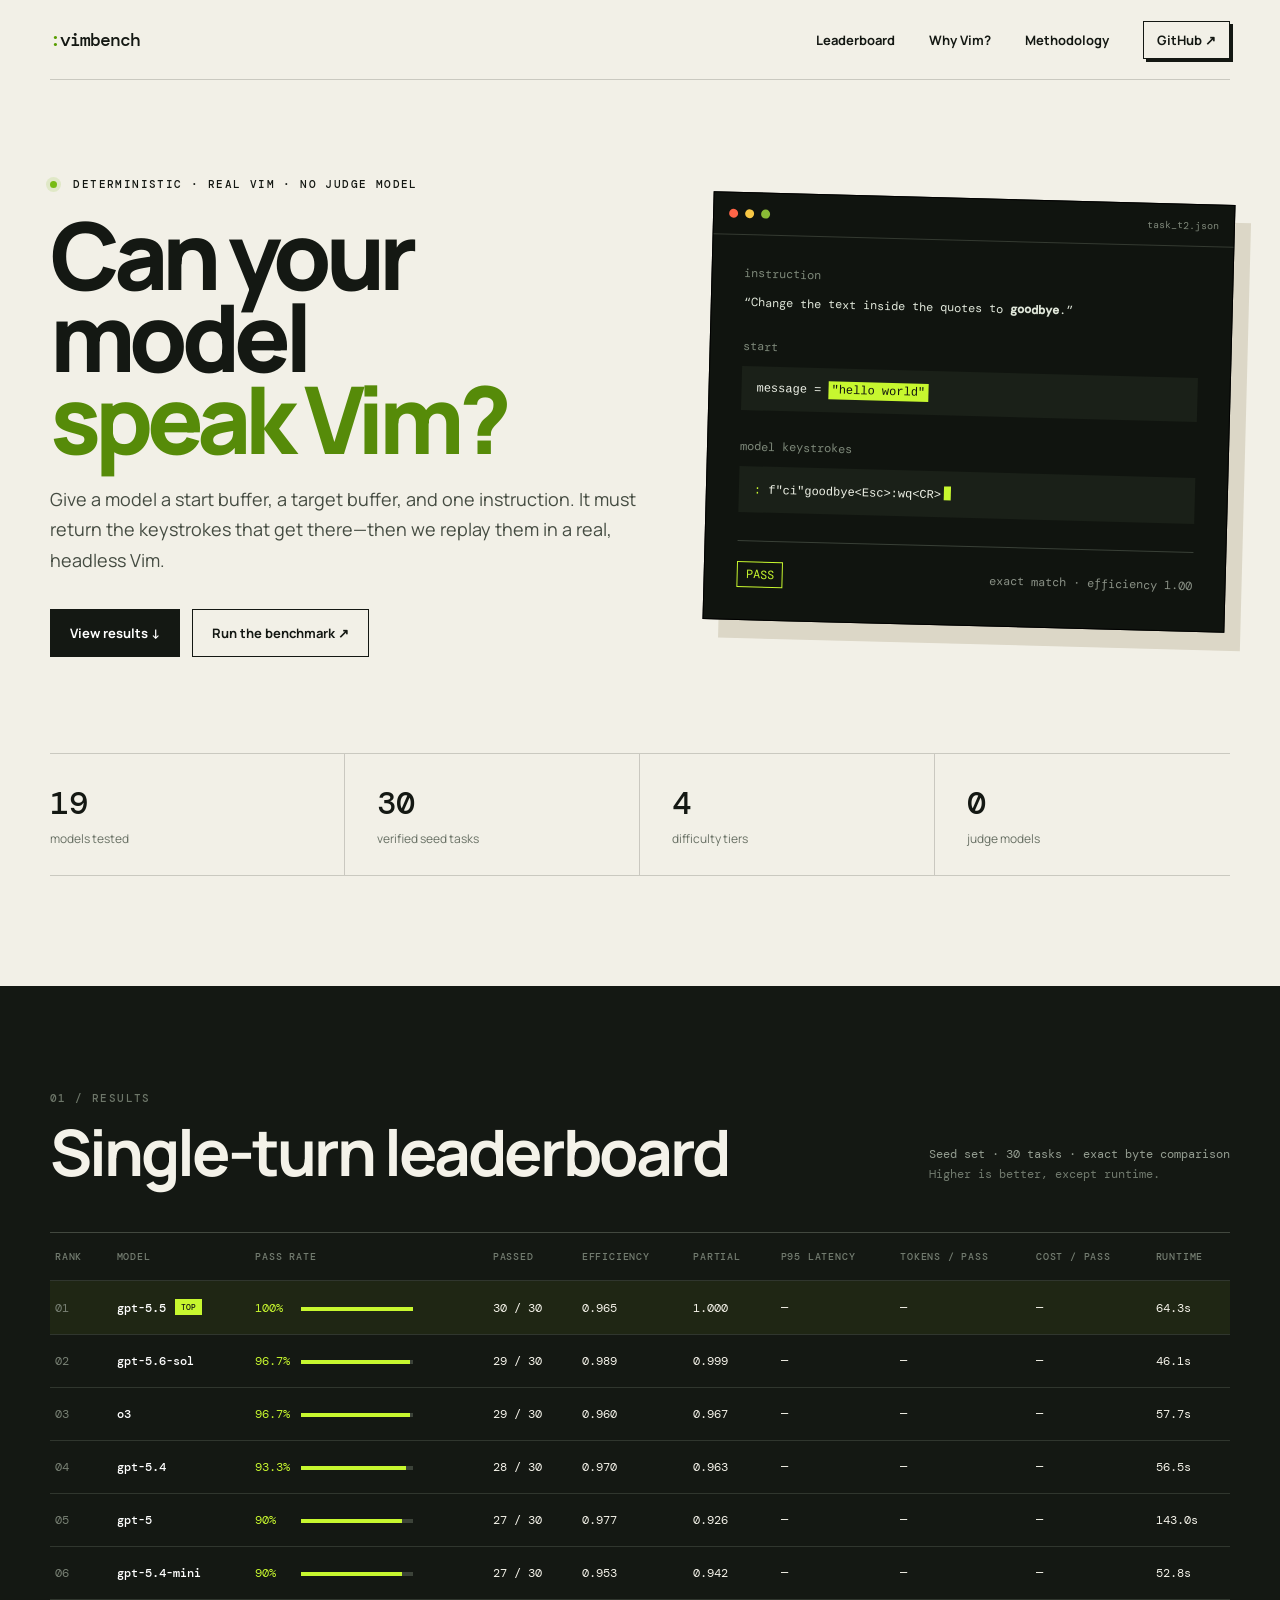
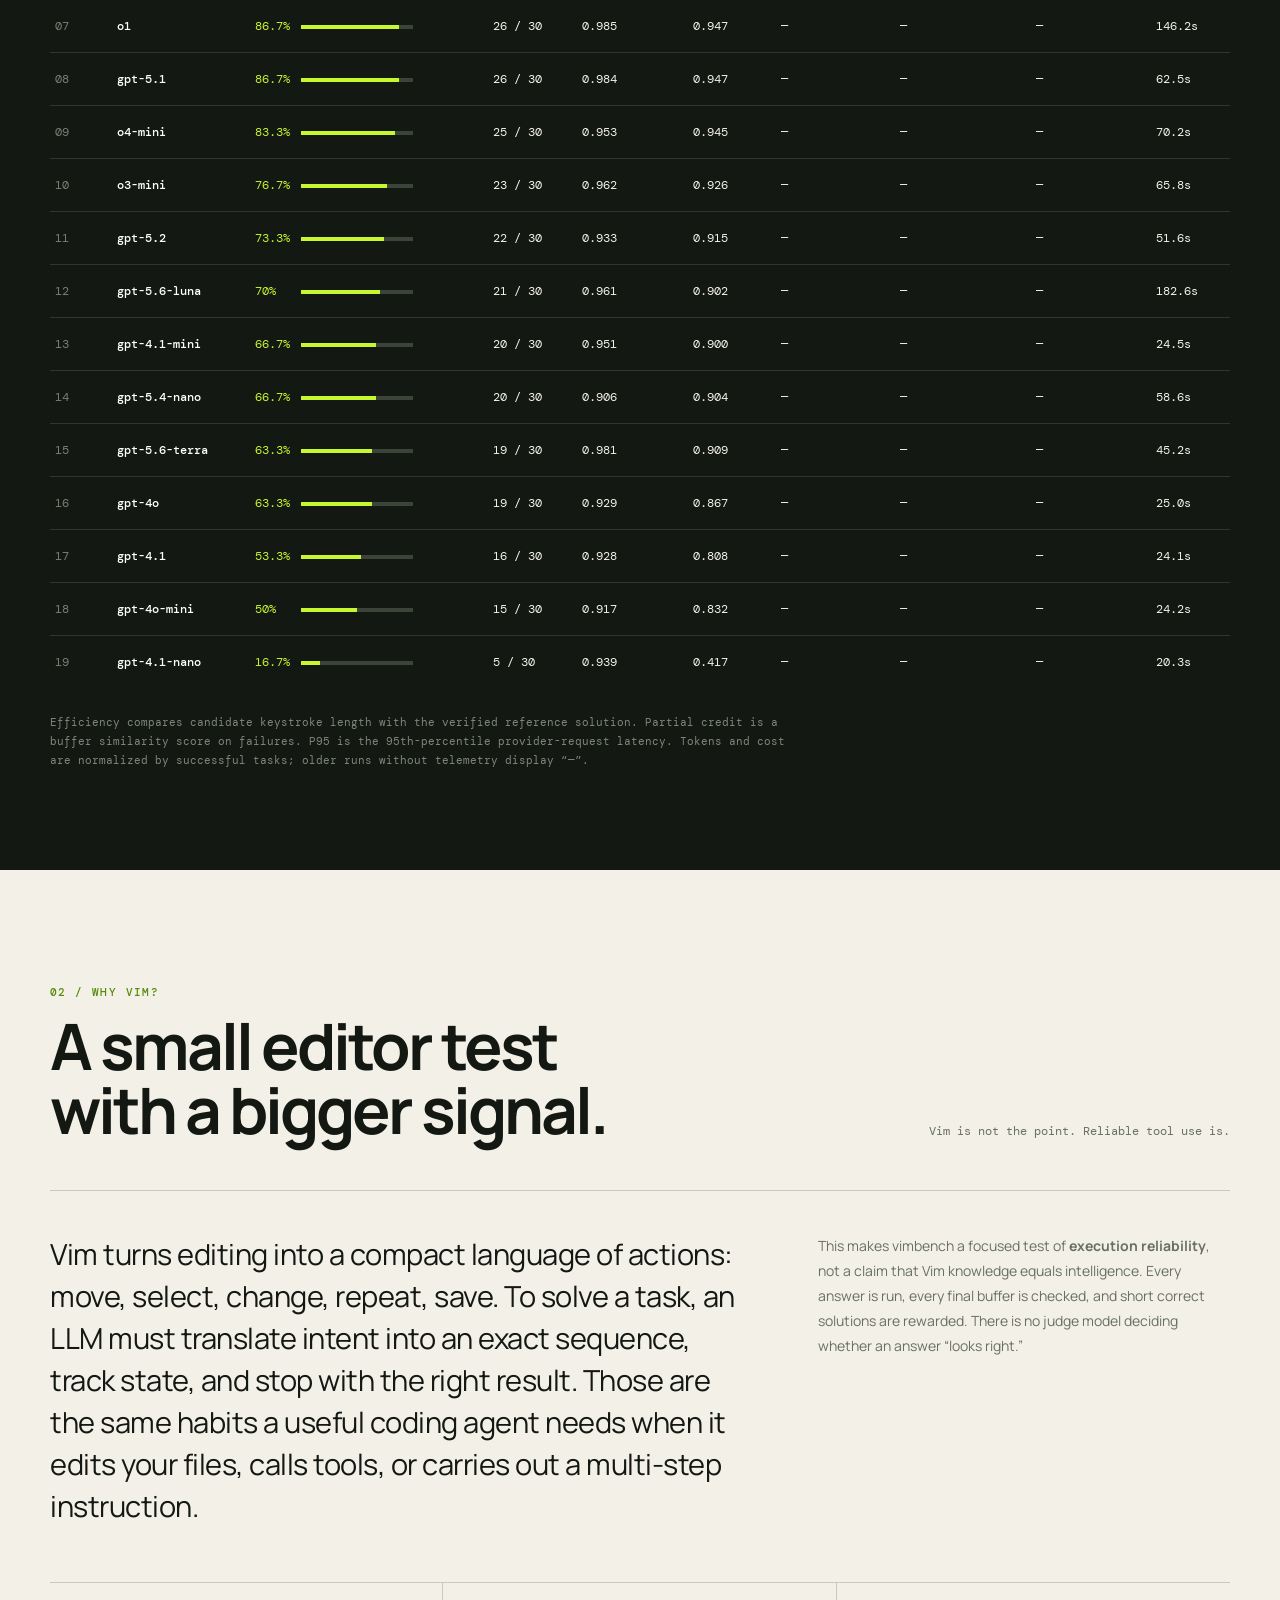
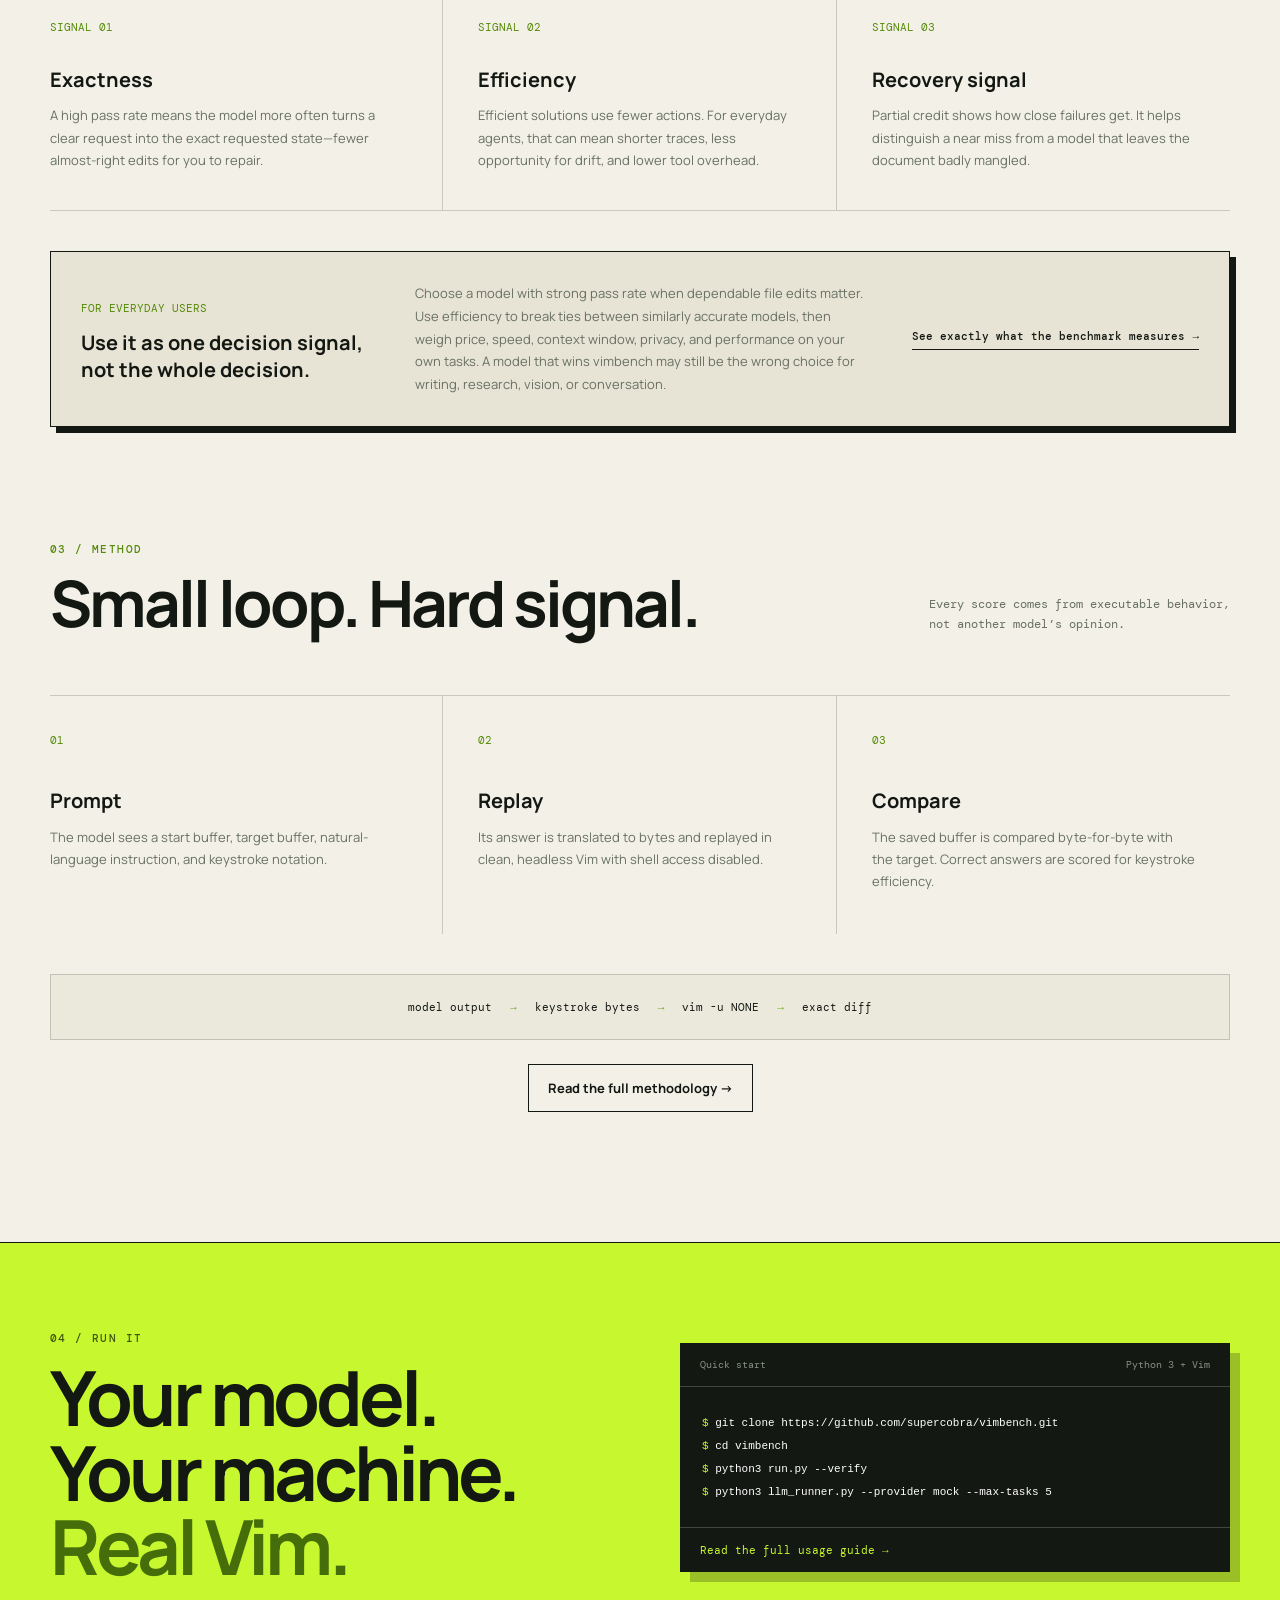
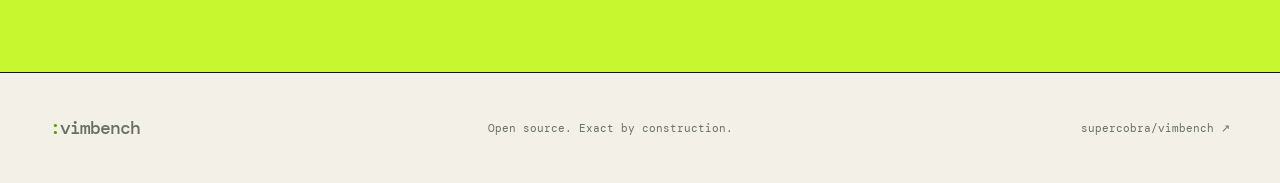
<file: site/index.html>
<!doctype html>
<html lang="en">
<head>
  <meta charset="utf-8">
  <meta name="viewport" content="width=device-width, initial-scale=1">
  <meta name="description" content="vimbench measures how well language models can edit text using real Vim keystrokes.">
  <meta name="theme-color" content="#10140f">
  <meta property="og:title" content="vimbench — LLM Vim skill benchmark">
  <meta property="og:description" content="Exact, deterministic scoring for language models editing with real Vim.">
  <meta property="og:type" content="website">
  <meta property="og:url" content="https://supercobra.github.io/vimbench/">
  <title>vimbench — benchmark LLMs on Vim</title>
  <link rel="stylesheet" href="styles.css">
  <script src="app.js" defer></script>
</head>
<body>
  <a class="skip-link" href="#leaderboard">Skip to leaderboard</a>
  <header class="nav shell">
    <a class="brand" href="#top" aria-label="vimbench home"><span aria-hidden="true">:</span>vimbench</a>
    <nav aria-label="Primary navigation">
      <a href="#leaderboard">Leaderboard</a>
      <a href="#why-vim">Why Vim?</a>
      <a href="methodology.html">Methodology</a>
      <a class="repo-link" href="https://github.com/supercobra/vimbench">GitHub <span aria-hidden="true">↗</span></a>
    </nav>
  </header>

  <main id="top">
    <section class="hero shell">
      <div class="hero-copy">
        <p class="eyebrow"><span class="status-dot" aria-hidden="true"></span> deterministic · real Vim · no judge model</p>
        <h1>Can your model<br><em>speak Vim?</em></h1>
        <p class="lede">Give a model a start buffer, a target buffer, and one instruction. It must return the keystrokes that get there—then we replay them in a real, headless Vim.</p>
        <div class="actions">
          <a class="button primary" href="#leaderboard">View results <span aria-hidden="true">↓</span></a>
          <a class="button secondary" href="https://github.com/supercobra/vimbench#usage-examples">Run the benchmark <span aria-hidden="true">↗</span></a>
        </div>
      </div>
      <div class="terminal" aria-label="Example vimbench task">
        <div class="terminal-bar"><span></span><span></span><span></span><strong>task_t2.json</strong></div>
        <div class="terminal-body">
          <p><span class="muted">instruction</span></p>
          <p class="quote">“Change the text inside the quotes to <b>goodbye</b>.”</p>
          <p><span class="muted">start</span></p>
          <pre><code>message = <mark>"hello world"</mark></code></pre>
          <p><span class="muted">model keystrokes</span></p>
          <pre class="command"><code><span class="prompt">:</span> f"ci"goodbye&lt;Esc&gt;:wq&lt;CR&gt;<span class="cursor"></span></code></pre>
          <div class="terminal-result"><span>PASS</span><span>exact match · efficiency 1.00</span></div>
        </div>
      </div>
    </section>

    <section class="stats shell" aria-label="Benchmark overview">
      <article><strong id="model-count">19</strong><span>models tested</span></article>
      <article><strong>30</strong><span>verified seed tasks</span></article>
      <article><strong>4</strong><span>difficulty tiers</span></article>
      <article><strong>0</strong><span>judge models</span></article>
    </section>

    <section class="leaderboard-section" id="leaderboard">
      <div class="shell">
        <div class="section-heading">
          <div>
            <p class="kicker">01 / RESULTS</p>
            <h2>Single-turn leaderboard</h2>
          </div>
          <p>Seed set · 30 tasks · exact byte comparison<br><span class="updated">Higher is better, except runtime.</span></p>
        </div>
        <div class="table-wrap">
          <table>
            <thead>
              <tr>
                <th scope="col">Rank</th>
                <th scope="col">Model</th>
                <th scope="col">Pass rate</th>
                <th scope="col">Passed</th>
                <th scope="col">Efficiency</th>
                <th scope="col">Partial</th>
                <th scope="col">P95 latency</th>
                <th scope="col">Tokens / pass</th>
                <th scope="col">Cost / pass</th>
                <th scope="col">Runtime</th>
              </tr>
            </thead>
            <tbody id="leaderboard-body">
              <tr><td colspan="10" class="loading">Loading benchmark results…</td></tr>
            </tbody>
          </table>
        </div>
        <p class="table-note">Efficiency compares candidate keystroke length with the verified reference solution. Partial credit is a buffer similarity score on failures. P95 is the 95th-percentile provider-request latency. Tokens and cost are normalized by successful tasks; older runs without telemetry display “—”.</p>
      </div>
    </section>

    <section class="why shell" id="why-vim">
      <div class="section-heading">
        <div>
          <p class="kicker">02 / WHY VIM?</p>
          <h2>A small editor test<br>with a bigger signal.</h2>
        </div>
        <p>Vim is not the point. Reliable tool use is.</p>
      </div>
      <div class="why-intro">
        <p class="why-lede">Vim turns editing into a compact language of actions: move, select, change, repeat, save. To solve a task, an LLM must translate intent into an exact sequence, track state, and stop with the right result. Those are the same habits a useful coding agent needs when it edits your files, calls tools, or carries out a multi-step instruction.</p>
        <p>This makes vimbench a focused test of <strong>execution reliability</strong>, not a claim that Vim knowledge equals intelligence. Every answer is run, every final buffer is checked, and short correct solutions are rewarded. There is no judge model deciding whether an answer “looks right.”</p>
      </div>
      <div class="choice-grid">
        <article>
          <span class="step-number">SIGNAL 01</span>
          <h3>Exactness</h3>
          <p>A high pass rate means the model more often turns a clear request into the exact requested state—fewer almost-right edits for you to repair.</p>
        </article>
        <article>
          <span class="step-number">SIGNAL 02</span>
          <h3>Efficiency</h3>
          <p>Efficient solutions use fewer actions. For everyday agents, that can mean shorter traces, less opportunity for drift, and lower tool overhead.</p>
        </article>
        <article>
          <span class="step-number">SIGNAL 03</span>
          <h3>Recovery signal</h3>
          <p>Partial credit shows how close failures get. It helps distinguish a near miss from a model that leaves the document badly mangled.</p>
        </article>
      </div>
      <aside class="choice-note">
        <div>
          <span class="step-number">FOR EVERYDAY USERS</span>
          <h3>Use it as one decision signal, not the whole decision.</h3>
        </div>
        <p>Choose a model with strong pass rate when dependable file edits matter. Use efficiency to break ties between similarly accurate models, then weigh price, speed, context window, privacy, and performance on your own tasks. A model that wins vimbench may still be the wrong choice for writing, research, vision, or conversation.</p>
        <a class="text-link" href="methodology.html">See exactly what the benchmark measures <span aria-hidden="true">→</span></a>
      </aside>
    </section>

    <section class="method shell" id="method">
      <div class="section-heading">
        <div>
          <p class="kicker">03 / METHOD</p>
          <h2>Small loop. Hard signal.</h2>
        </div>
        <p>Every score comes from executable behavior,<br>not another model’s opinion.</p>
      </div>
      <div class="steps">
        <article>
          <span class="step-number">01</span>
          <h3>Prompt</h3>
          <p>The model sees a start buffer, target buffer, natural-language instruction, and keystroke notation.</p>
        </article>
        <article>
          <span class="step-number">02</span>
          <h3>Replay</h3>
          <p>Its answer is translated to bytes and replayed in clean, headless Vim with shell access disabled.</p>
        </article>
        <article>
          <span class="step-number">03</span>
          <h3>Compare</h3>
          <p>The saved buffer is compared byte-for-byte with the target. Correct answers are scored for keystroke efficiency.</p>
        </article>
      </div>
      <div class="pipeline" aria-label="Benchmark pipeline">
        <span>model output</span><b>→</b><span>keystroke bytes</span><b>→</b><span>vim -u NONE</span><b>→</b><span>exact diff</span>
      </div>
      <a class="button methodology-link" href="methodology.html">Read the full methodology <span aria-hidden="true">→</span></a>
    </section>

    <section class="cta">
      <div class="shell cta-inner">
        <div>
          <p class="kicker">04 / RUN IT</p>
          <h2>Your model.<br>Your machine.<br><em>Real Vim.</em></h2>
        </div>
        <div class="install-card">
          <div class="install-title"><span>Quick start</span><span>Python 3 + Vim</span></div>
          <pre><code><span>$</span> git clone https://github.com/supercobra/vimbench.git
<span>$</span> cd vimbench
<span>$</span> python3 run.py --verify
<span>$</span> python3 llm_runner.py --provider mock --max-tasks 5</code></pre>
          <a href="https://github.com/supercobra/vimbench#usage-examples">Read the full usage guide <span aria-hidden="true">→</span></a>
        </div>
      </div>
    </section>
  </main>

  <footer class="shell">
    <a class="brand" href="#top"><span aria-hidden="true">:</span>vimbench</a>
    <p>Open source. Exact by construction.</p>
    <a href="https://github.com/supercobra/vimbench">supercobra/vimbench ↗</a>
  </footer>
</body>
</html>
</file>
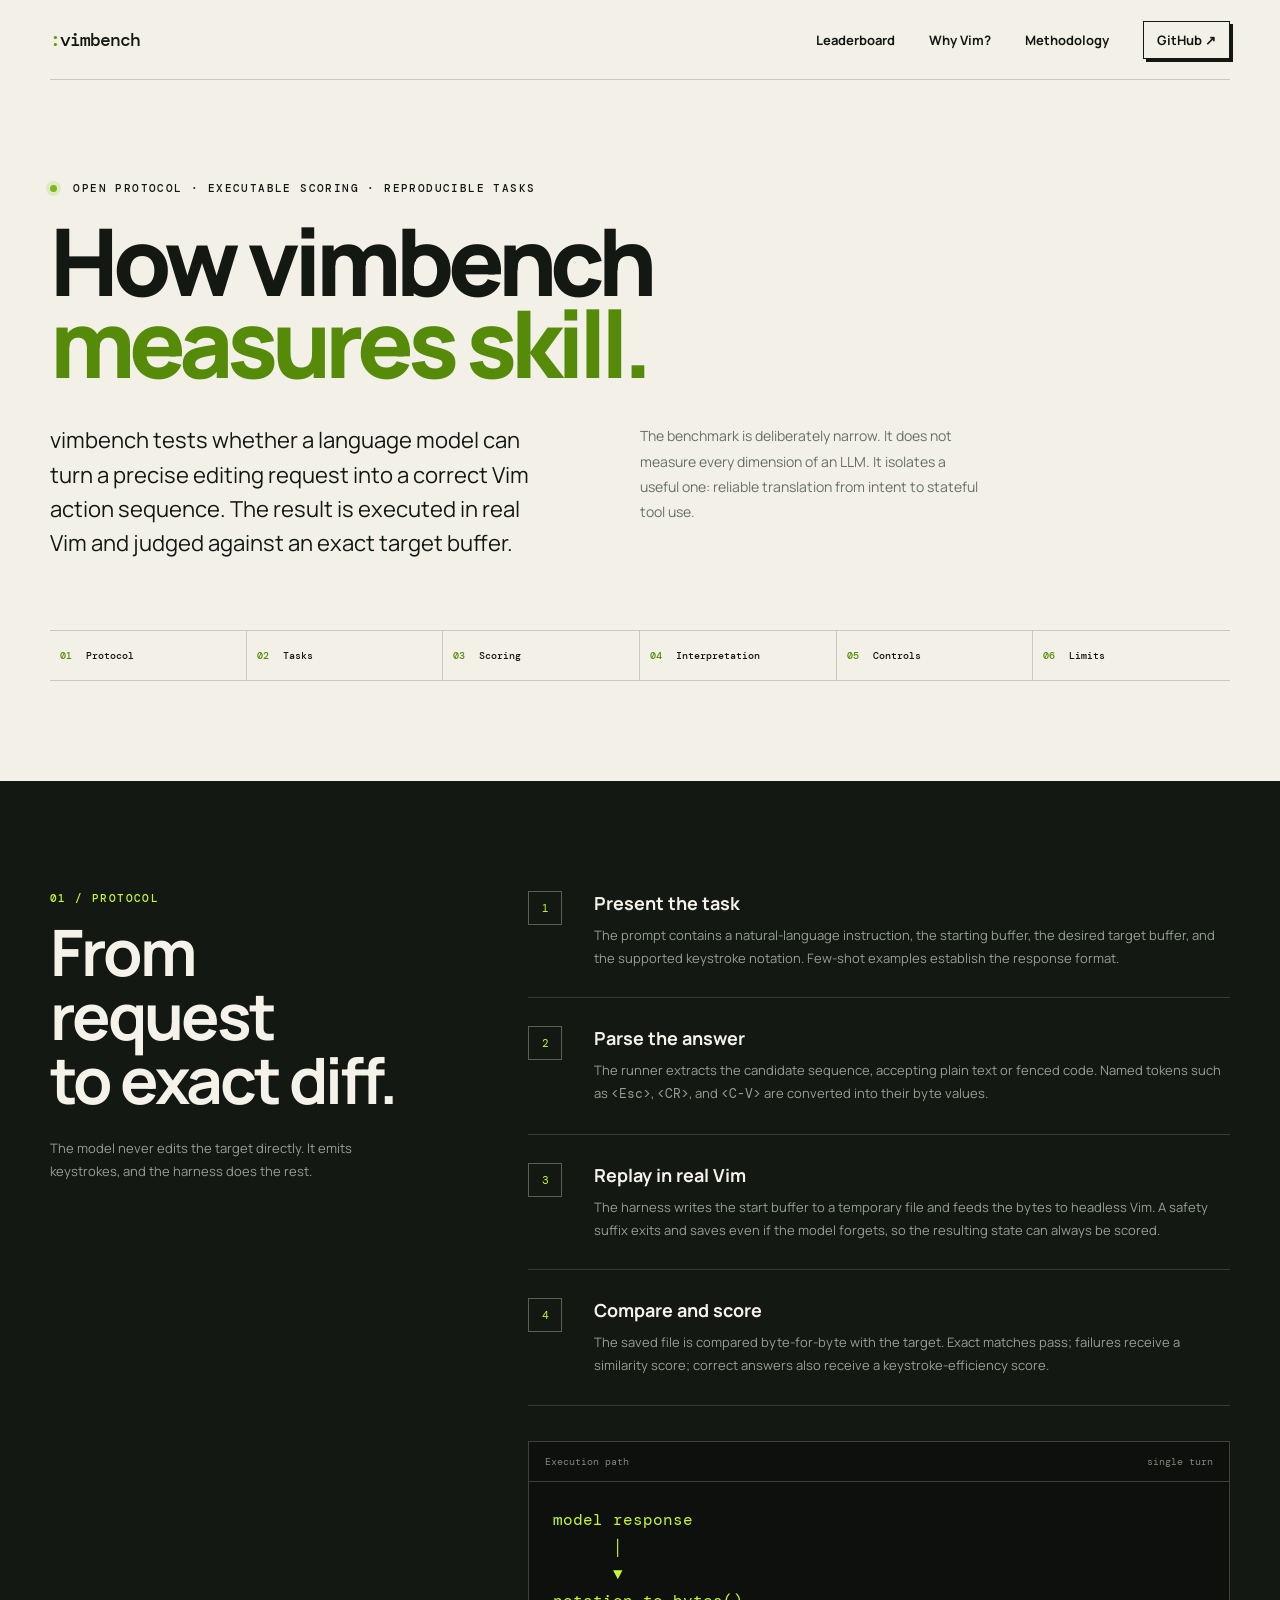
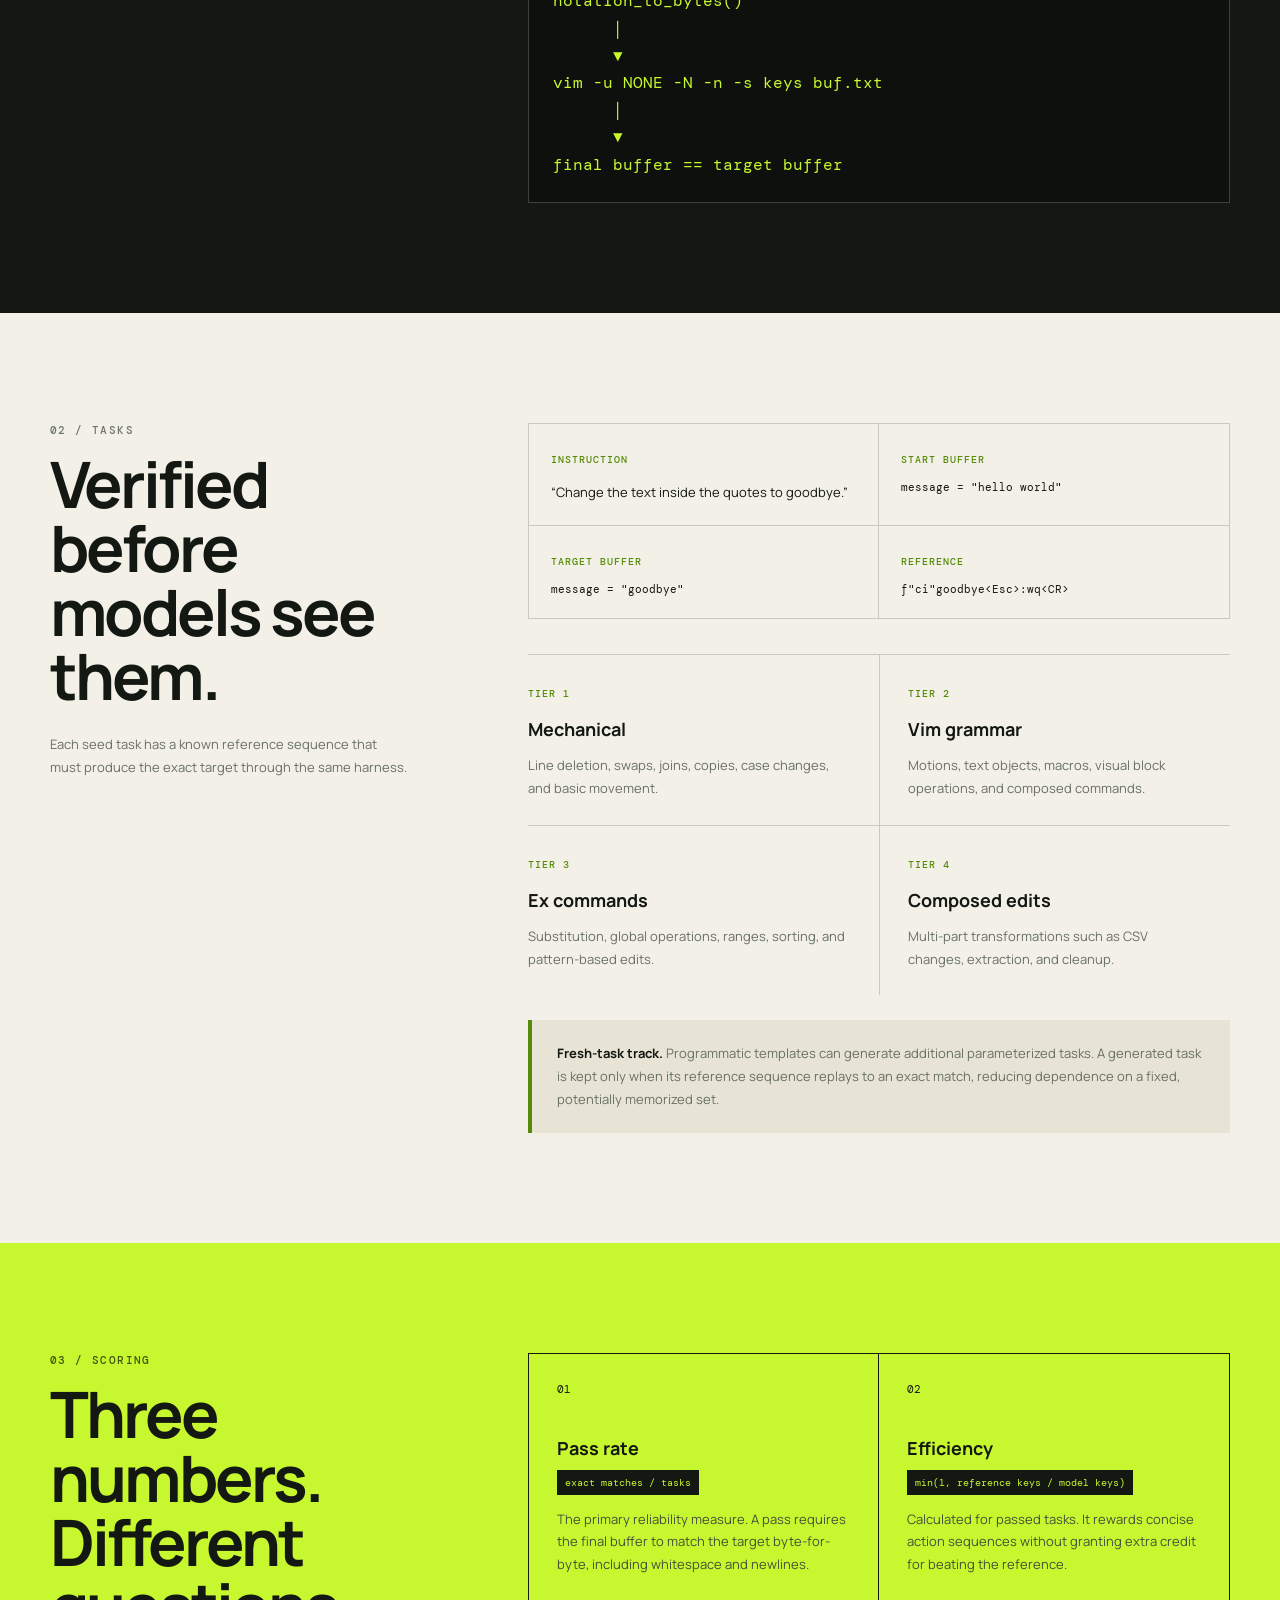
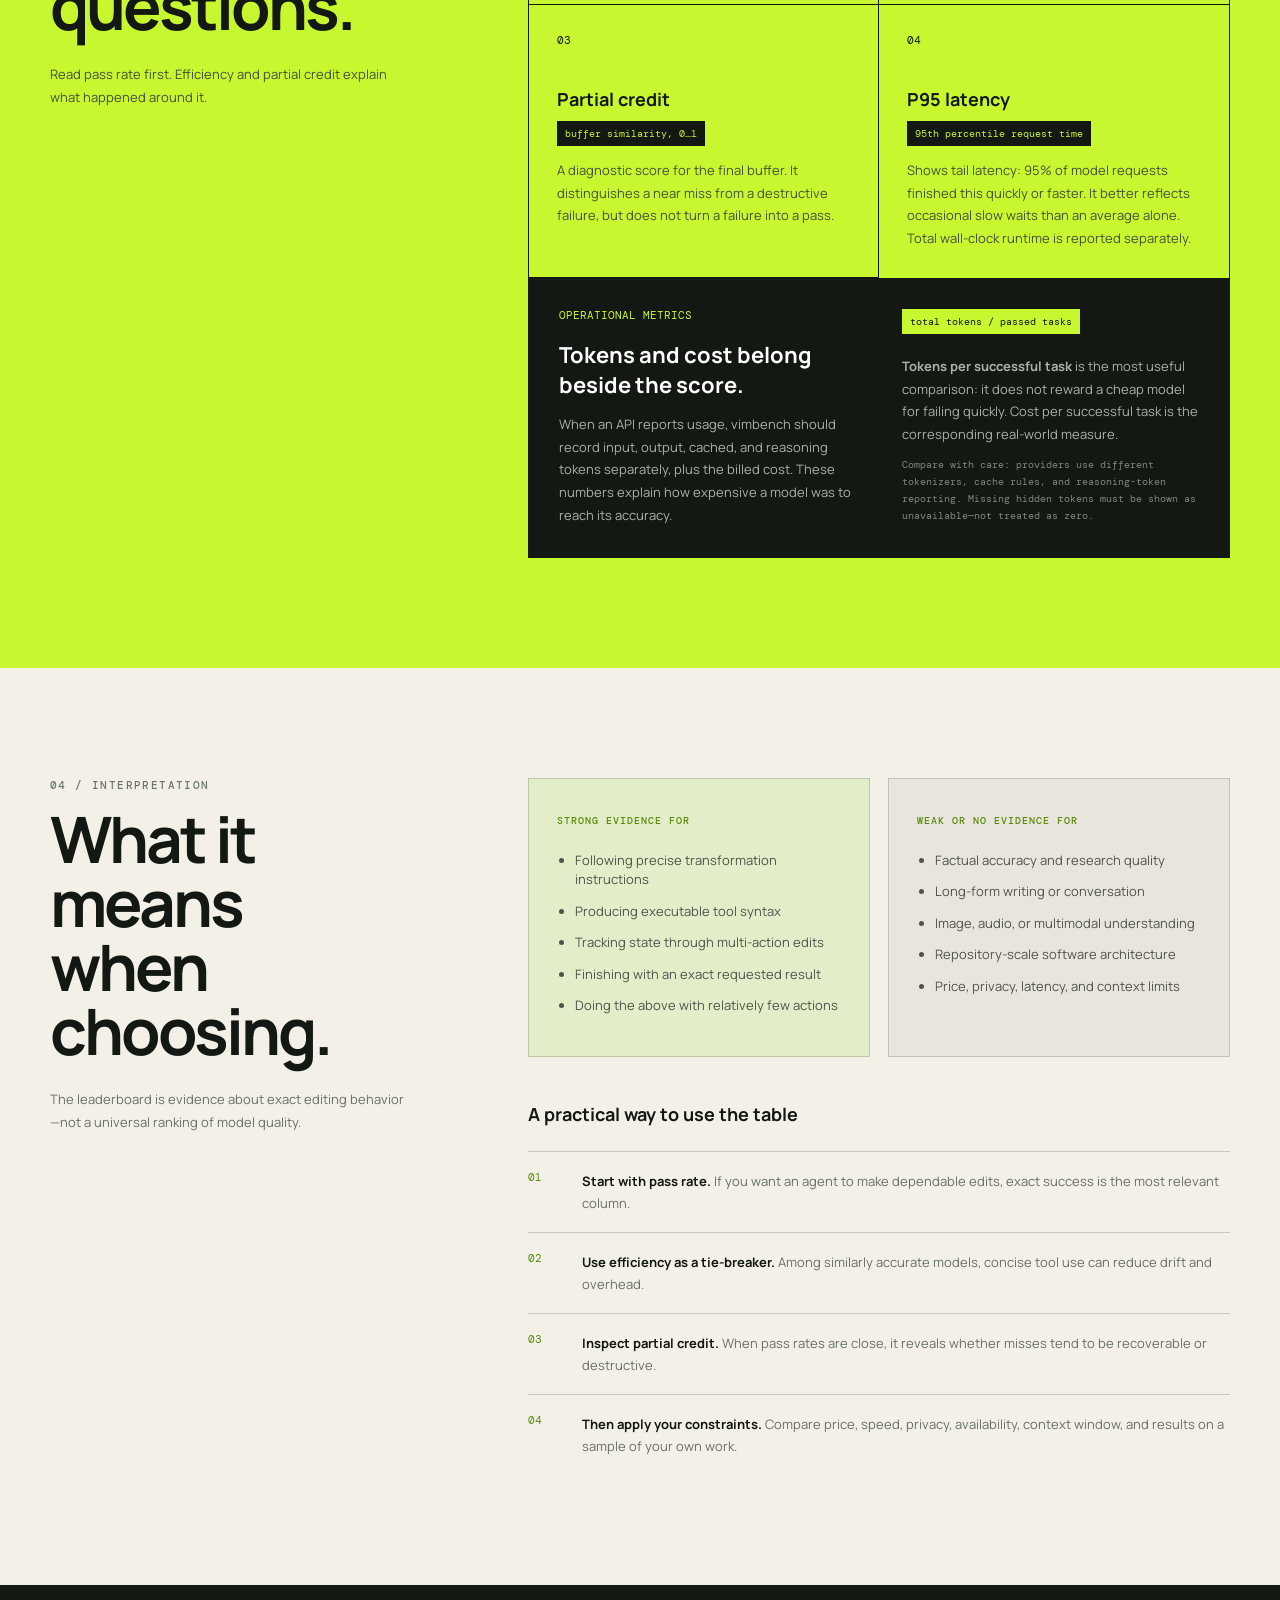
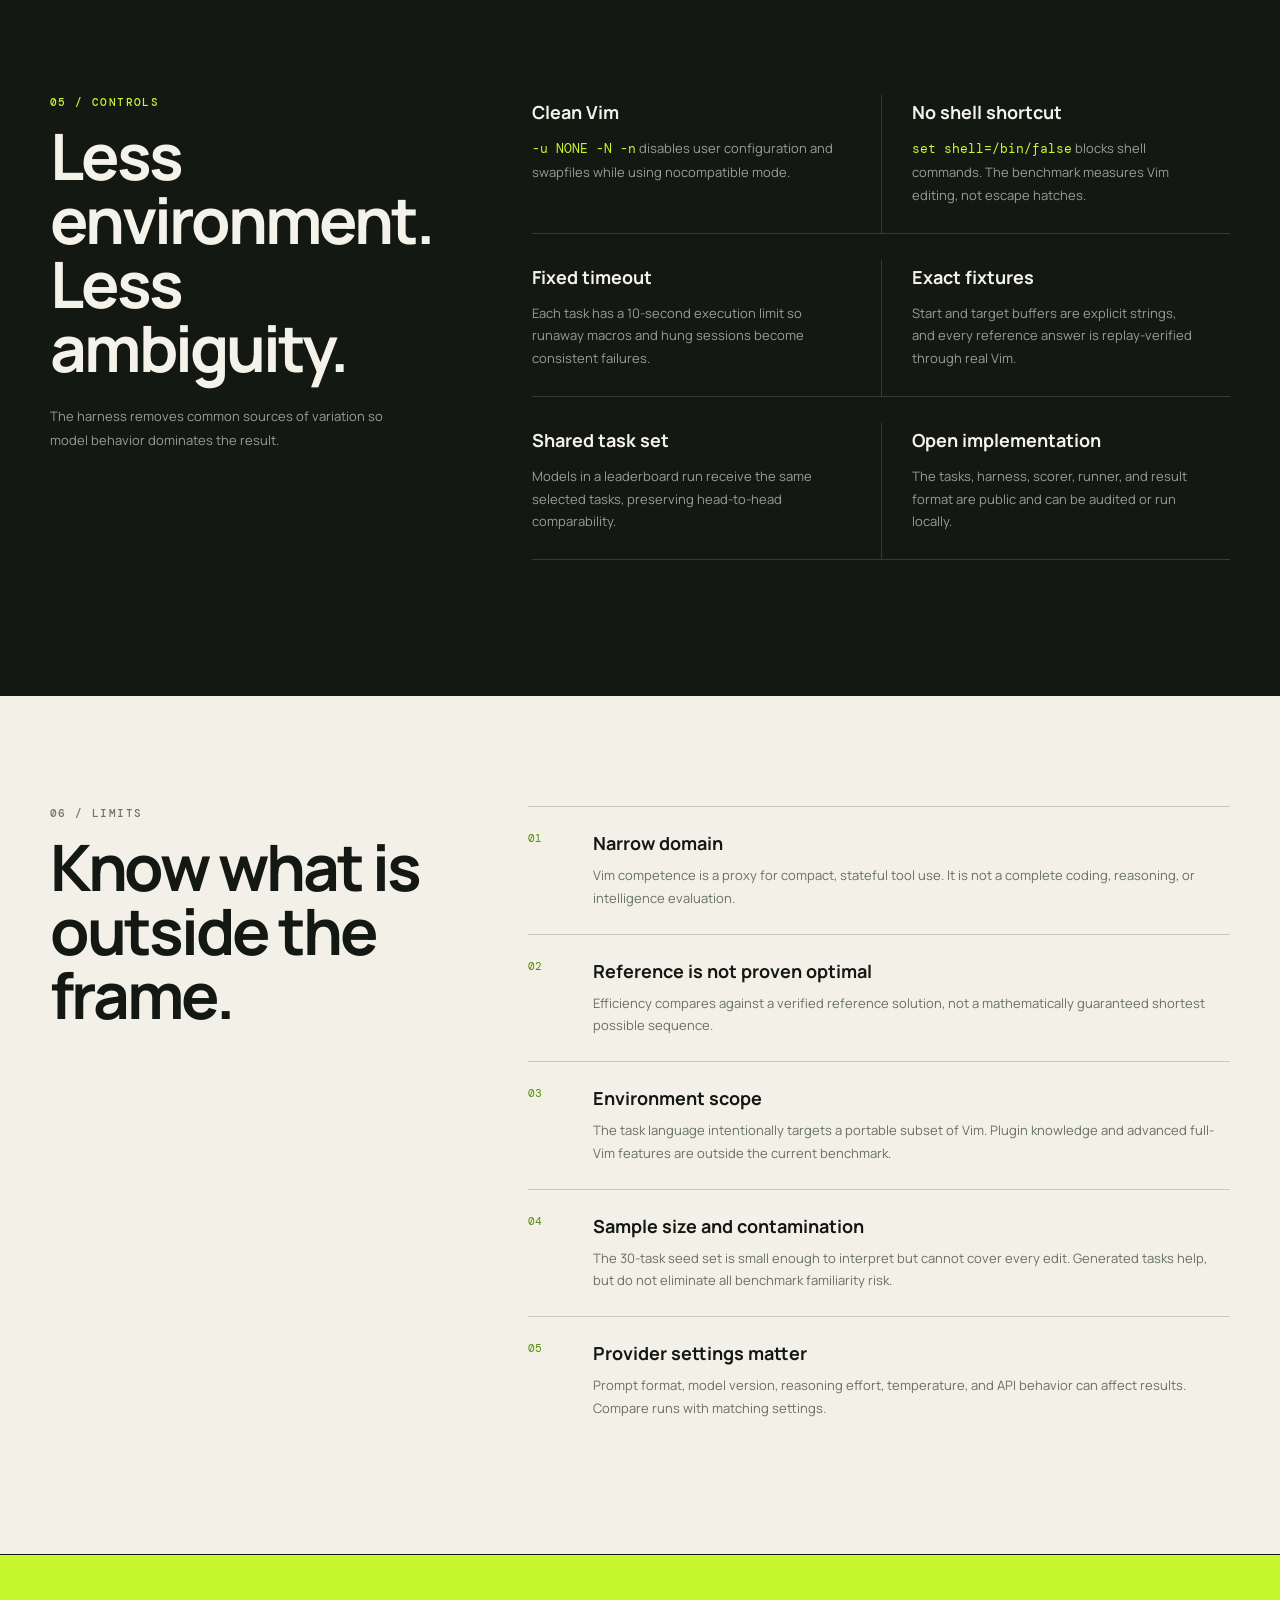
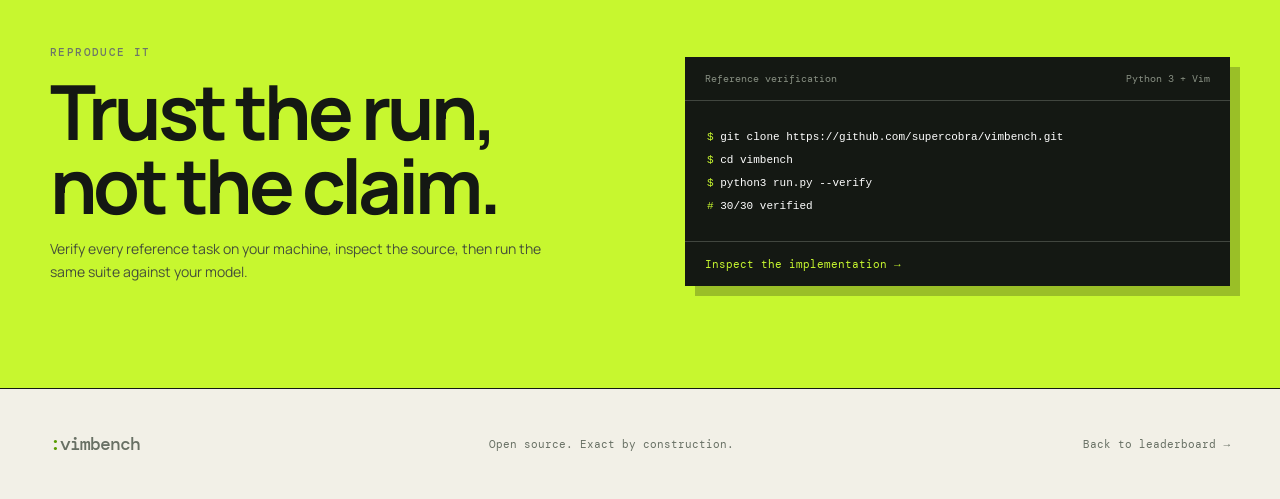
<file: site/methodology.html>
<!doctype html>
<html lang="en">
<head>
  <meta charset="utf-8">
  <meta name="viewport" content="width=device-width, initial-scale=1">
  <meta name="description" content="How vimbench constructs tasks, runs model keystrokes in real Vim, scores results, and helps users interpret the leaderboard.">
  <meta name="theme-color" content="#10140f">
  <meta property="og:title" content="Methodology — vimbench">
  <meta property="og:description" content="The complete, executable methodology behind the vimbench LLM Vim benchmark.">
  <meta property="og:type" content="article">
  <meta property="og:url" content="https://supercobra.github.io/vimbench/methodology.html">
  <title>Methodology — vimbench</title>
  <link rel="stylesheet" href="styles.css">
</head>
<body class="methodology-page">
  <a class="skip-link" href="#content">Skip to methodology</a>
  <header class="nav shell">
    <a class="brand" href="index.html" aria-label="vimbench home"><span aria-hidden="true">:</span>vimbench</a>
    <nav aria-label="Primary navigation">
      <a href="index.html#leaderboard">Leaderboard</a>
      <a href="index.html#why-vim">Why Vim?</a>
      <a href="#content" aria-current="page">Methodology</a>
      <a class="repo-link" href="https://github.com/supercobra/vimbench">GitHub <span aria-hidden="true">↗</span></a>
    </nav>
  </header>

  <main id="content">
    <section class="methodology-hero shell">
      <p class="eyebrow"><span class="status-dot" aria-hidden="true"></span> open protocol · executable scoring · reproducible tasks</p>
      <h1>How vimbench<br><em>measures skill.</em></h1>
      <div class="methodology-intro">
        <p>vimbench tests whether a language model can turn a precise editing request into a correct Vim action sequence. The result is executed in real Vim and judged against an exact target buffer.</p>
        <p>The benchmark is deliberately narrow. It does not measure every dimension of an LLM. It isolates a useful one: reliable translation from intent to stateful tool use.</p>
      </div>
      <nav class="page-index" aria-label="Methodology sections">
        <a href="#protocol"><span>01</span> Protocol</a>
        <a href="#tasks"><span>02</span> Tasks</a>
        <a href="#scoring"><span>03</span> Scoring</a>
        <a href="#interpretation"><span>04</span> Interpretation</a>
        <a href="#controls"><span>05</span> Controls</a>
        <a href="#limits"><span>06</span> Limits</a>
      </nav>
    </section>

    <section class="method-section dark-section" id="protocol">
      <div class="shell method-layout">
        <header>
          <p class="kicker">01 / PROTOCOL</p>
          <h2>From request<br>to exact diff.</h2>
          <p class="section-summary">The model never edits the target directly. It emits keystrokes, and the harness does the rest.</p>
        </header>
        <div class="method-content">
          <ol class="protocol-list">
            <li>
              <span>1</span>
              <div><h3>Present the task</h3><p>The prompt contains a natural-language instruction, the starting buffer, the desired target buffer, and the supported keystroke notation. Few-shot examples establish the response format.</p></div>
            </li>
            <li>
              <span>2</span>
              <div><h3>Parse the answer</h3><p>The runner extracts the candidate sequence, accepting plain text or fenced code. Named tokens such as <code>&lt;Esc&gt;</code>, <code>&lt;CR&gt;</code>, and <code>&lt;C-V&gt;</code> are converted into their byte values.</p></div>
            </li>
            <li>
              <span>3</span>
              <div><h3>Replay in real Vim</h3><p>The harness writes the start buffer to a temporary file and feeds the bytes to headless Vim. A safety suffix exits and saves even if the model forgets, so the resulting state can always be scored.</p></div>
            </li>
            <li>
              <span>4</span>
              <div><h3>Compare and score</h3><p>The saved file is compared byte-for-byte with the target. Exact matches pass; failures receive a similarity score; correct answers also receive a keystroke-efficiency score.</p></div>
            </li>
          </ol>
          <div class="code-panel">
            <div class="code-panel-title"><span>Execution path</span><span>single turn</span></div>
            <pre><code>model response
      │
      ▼
notation_to_bytes()
      │
      ▼
vim -u NONE -N -n -s keys buf.txt
      │
      ▼
final buffer == target buffer</code></pre>
          </div>
        </div>
      </div>
    </section>

    <section class="method-section shell" id="tasks">
      <div class="method-layout">
        <header>
          <p class="kicker">02 / TASKS</p>
          <h2>Verified before<br>models see them.</h2>
          <p class="section-summary">Each seed task has a known reference sequence that must produce the exact target through the same harness.</p>
        </header>
        <div class="method-content">
          <div class="task-anatomy">
            <div><span>Instruction</span><p>“Change the text inside the quotes to goodbye.”</p></div>
            <div><span>Start buffer</span><pre><code>message = "hello world"</code></pre></div>
            <div><span>Target buffer</span><pre><code>message = "goodbye"</code></pre></div>
            <div><span>Reference</span><pre><code>f"ci"goodbye&lt;Esc&gt;:wq&lt;CR&gt;</code></pre></div>
          </div>
          <div class="tier-grid">
            <article><span>Tier 1</span><h3>Mechanical</h3><p>Line deletion, swaps, joins, copies, case changes, and basic movement.</p></article>
            <article><span>Tier 2</span><h3>Vim grammar</h3><p>Motions, text objects, macros, visual block operations, and composed commands.</p></article>
            <article><span>Tier 3</span><h3>Ex commands</h3><p>Substitution, global operations, ranges, sorting, and pattern-based edits.</p></article>
            <article><span>Tier 4</span><h3>Composed edits</h3><p>Multi-part transformations such as CSV changes, extraction, and cleanup.</p></article>
          </div>
          <p class="callout"><strong>Fresh-task track.</strong> Programmatic templates can generate additional parameterized tasks. A generated task is kept only when its reference sequence replays to an exact match, reducing dependence on a fixed, potentially memorized set.</p>
        </div>
      </div>
    </section>

    <section class="method-section scoring-section" id="scoring">
      <div class="shell method-layout">
        <header>
          <p class="kicker">03 / SCORING</p>
          <h2>Three numbers.<br>Different questions.</h2>
          <p class="section-summary">Read pass rate first. Efficiency and partial credit explain what happened around it.</p>
        </header>
        <div class="method-content score-cards">
          <article>
            <span class="score-symbol">01</span>
            <h3>Pass rate</h3>
            <code>exact matches / tasks</code>
            <p>The primary reliability measure. A pass requires the final buffer to match the target byte-for-byte, including whitespace and newlines.</p>
          </article>
          <article>
            <span class="score-symbol">02</span>
            <h3>Efficiency</h3>
            <code>min(1, reference keys / model keys)</code>
            <p>Calculated for passed tasks. It rewards concise action sequences without granting extra credit for beating the reference.</p>
          </article>
          <article>
            <span class="score-symbol">03</span>
            <h3>Partial credit</h3>
            <code>buffer similarity, 0…1</code>
            <p>A diagnostic score for the final buffer. It distinguishes a near miss from a destructive failure, but does not turn a failure into a pass.</p>
          </article>
          <article>
            <span class="score-symbol">04</span>
            <h3>P95 latency</h3>
            <code>95th percentile request time</code>
            <p>Shows tail latency: 95% of model requests finished this quickly or faster. It better reflects occasional slow waits than an average alone. Total wall-clock runtime is reported separately.</p>
          </article>
          <div class="usage-metrics">
            <div>
              <span class="score-symbol">OPERATIONAL METRICS</span>
              <h3>Tokens and cost belong beside the score.</h3>
              <p>When an API reports usage, vimbench should record input, output, cached, and reasoning tokens separately, plus the billed cost. These numbers explain how expensive a model was to reach its accuracy.</p>
            </div>
            <div>
              <code>total tokens / passed tasks</code>
              <p><strong>Tokens per successful task</strong> is the most useful comparison: it does not reward a cheap model for failing quickly. Cost per successful task is the corresponding real-world measure.</p>
              <p class="metric-caution">Compare with care: providers use different tokenizers, cache rules, and reasoning-token reporting. Missing hidden tokens must be shown as unavailable—not treated as zero.</p>
            </div>
          </div>
        </div>
      </div>
    </section>

    <section class="method-section shell" id="interpretation">
      <div class="method-layout">
        <header>
          <p class="kicker">04 / INTERPRETATION</p>
          <h2>What it means<br>when choosing.</h2>
          <p class="section-summary">The leaderboard is evidence about exact editing behavior—not a universal ranking of model quality.</p>
        </header>
        <div class="method-content">
          <div class="interpret-grid">
            <article class="good-signal"><span>STRONG EVIDENCE FOR</span><ul><li>Following precise transformation instructions</li><li>Producing executable tool syntax</li><li>Tracking state through multi-action edits</li><li>Finishing with an exact requested result</li><li>Doing the above with relatively few actions</li></ul></article>
            <article class="weak-signal"><span>WEAK OR NO EVIDENCE FOR</span><ul><li>Factual accuracy and research quality</li><li>Long-form writing or conversation</li><li>Image, audio, or multimodal understanding</li><li>Repository-scale software architecture</li><li>Price, privacy, latency, and context limits</li></ul></article>
          </div>
          <div class="decision-steps">
            <h3>A practical way to use the table</h3>
            <ol>
              <li><strong>Start with pass rate.</strong> If you want an agent to make dependable edits, exact success is the most relevant column.</li>
              <li><strong>Use efficiency as a tie-breaker.</strong> Among similarly accurate models, concise tool use can reduce drift and overhead.</li>
              <li><strong>Inspect partial credit.</strong> When pass rates are close, it reveals whether misses tend to be recoverable or destructive.</li>
              <li><strong>Then apply your constraints.</strong> Compare price, speed, privacy, availability, context window, and results on a sample of your own work.</li>
            </ol>
          </div>
        </div>
      </div>
    </section>

    <section class="method-section dark-section" id="controls">
      <div class="shell method-layout">
        <header>
          <p class="kicker">05 / CONTROLS</p>
          <h2>Less environment.<br>Less ambiguity.</h2>
          <p class="section-summary">The harness removes common sources of variation so model behavior dominates the result.</p>
        </header>
        <div class="method-content controls-grid">
          <article><h3>Clean Vim</h3><p><code>-u NONE -N -n</code> disables user configuration and swapfiles while using nocompatible mode.</p></article>
          <article><h3>No shell shortcut</h3><p><code>set shell=/bin/false</code> blocks shell commands. The benchmark measures Vim editing, not escape hatches.</p></article>
          <article><h3>Fixed timeout</h3><p>Each task has a 10-second execution limit so runaway macros and hung sessions become consistent failures.</p></article>
          <article><h3>Exact fixtures</h3><p>Start and target buffers are explicit strings, and every reference answer is replay-verified through real Vim.</p></article>
          <article><h3>Shared task set</h3><p>Models in a leaderboard run receive the same selected tasks, preserving head-to-head comparability.</p></article>
          <article><h3>Open implementation</h3><p>The tasks, harness, scorer, runner, and result format are public and can be audited or run locally.</p></article>
        </div>
      </div>
    </section>

    <section class="method-section shell" id="limits">
      <div class="method-layout">
        <header>
          <p class="kicker">06 / LIMITS</p>
          <h2>Know what is<br>outside the frame.</h2>
        </header>
        <div class="method-content limits-list">
          <article><span>01</span><div><h3>Narrow domain</h3><p>Vim competence is a proxy for compact, stateful tool use. It is not a complete coding, reasoning, or intelligence evaluation.</p></div></article>
          <article><span>02</span><div><h3>Reference is not proven optimal</h3><p>Efficiency compares against a verified reference solution, not a mathematically guaranteed shortest possible sequence.</p></div></article>
          <article><span>03</span><div><h3>Environment scope</h3><p>The task language intentionally targets a portable subset of Vim. Plugin knowledge and advanced full-Vim features are outside the current benchmark.</p></div></article>
          <article><span>04</span><div><h3>Sample size and contamination</h3><p>The 30-task seed set is small enough to interpret but cannot cover every edit. Generated tasks help, but do not eliminate all benchmark familiarity risk.</p></div></article>
          <article><span>05</span><div><h3>Provider settings matter</h3><p>Prompt format, model version, reasoning effort, temperature, and API behavior can affect results. Compare runs with matching settings.</p></div></article>
        </div>
      </div>
    </section>

    <section class="reproduce">
      <div class="shell reproduce-inner">
        <div>
          <p class="kicker">REPRODUCE IT</p>
          <h2>Trust the run,<br>not the claim.</h2>
          <p>Verify every reference task on your machine, inspect the source, then run the same suite against your model.</p>
        </div>
        <div class="install-card">
          <div class="install-title"><span>Reference verification</span><span>Python 3 + Vim</span></div>
          <pre><code><span>$</span> git clone https://github.com/supercobra/vimbench.git
<span>$</span> cd vimbench
<span>$</span> python3 run.py --verify
<span>#</span> 30/30 verified</code></pre>
          <a href="https://github.com/supercobra/vimbench">Inspect the implementation <span aria-hidden="true">→</span></a>
        </div>
      </div>
    </section>
  </main>

  <footer class="shell">
    <a class="brand" href="index.html"><span aria-hidden="true">:</span>vimbench</a>
    <p>Open source. Exact by construction.</p>
    <a href="index.html#leaderboard">Back to leaderboard →</a>
  </footer>
</body>
</html>
</file>
<file: site/styles.css>
@import url('https://fonts.googleapis.com/css2?family=DM+Mono:wght@400;500&family=Manrope:wght@400;500;600;700;800&display=swap');

:root {
  --ink: #141813;
  --paper: #f2f0e7;
  --cream: #e7e3d5;
  --acid: #c7f72f;
  --orange: #ff6946;
  --muted: #687064;
  --line: rgba(20, 24, 19, 0.18);
  --mono: "DM Mono", monospace;
  --sans: "Manrope", sans-serif;
}

* { box-sizing: border-box; }
html { scroll-behavior: smooth; }
body { margin: 0; background: var(--paper); color: var(--ink); font-family: var(--sans); }
a { color: inherit; }
.shell { width: min(1180px, calc(100% - 48px)); margin-inline: auto; }
.skip-link { position: fixed; left: 16px; top: -60px; z-index: 10; background: var(--acid); padding: 12px; }
.skip-link:focus { top: 12px; }

.nav { height: 80px; display: flex; align-items: center; justify-content: space-between; border-bottom: 1px solid var(--line); }
.brand { font: 500 18px var(--mono); text-decoration: none; letter-spacing: -1px; }
.brand span { color: #589d00; }
.nav nav { display: flex; align-items: center; gap: 34px; }
.nav nav a { font-size: 13px; font-weight: 700; text-decoration: none; }
.nav nav a:hover { text-decoration: underline; text-underline-offset: 5px; }
.repo-link { border: 1px solid var(--ink); padding: 9px 13px; box-shadow: 3px 3px 0 var(--ink); }
.repo-link:hover { background: var(--acid); text-decoration: none !important; }

.hero { min-height: 650px; display: grid; grid-template-columns: 1.06fr 0.94fr; gap: 70px; align-items: center; padding-block: 86px 96px; }
.eyebrow, .kicker { font: 500 11px var(--mono); text-transform: uppercase; letter-spacing: 1.4px; }
.status-dot { display: inline-block; width: 7px; height: 7px; border-radius: 50%; margin-right: 8px; background: #77bb13; box-shadow: 0 0 0 4px rgba(119,187,19,.15); }
h1 { margin: 22px 0 24px; font-size: clamp(58px, 7.3vw, 104px); line-height: .88; letter-spacing: -6px; font-weight: 800; }
h1 em, .cta h2 em { color: #568b09; font-style: normal; }
.lede { max-width: 610px; margin: 0; color: #454c42; font-size: 18px; line-height: 1.7; }
.actions { display: flex; gap: 12px; margin-top: 34px; }
.button { padding: 14px 19px; font: 700 13px var(--sans); text-decoration: none; border: 1px solid var(--ink); }
.button.primary { background: var(--ink); color: white; }
.button.primary:hover { background: #35402f; }
.button.secondary:hover { background: white; }

.terminal { transform: rotate(1.5deg); background: #10140f; color: #eff2e8; border: 1px solid #000; box-shadow: 16px 18px 0 #dcd7c7; font: 12px var(--mono); }
.terminal-bar { height: 42px; padding: 0 15px; display: flex; align-items: center; gap: 7px; border-bottom: 1px solid #343a31; }
.terminal-bar > span { width: 9px; height: 9px; border-radius: 50%; background: #ff6548; }
.terminal-bar > span:nth-child(2) { background: #f7c744; }
.terminal-bar > span:nth-child(3) { background: #89bb36; }
.terminal-bar strong { margin-left: auto; color: #7e8779; font-weight: 400; font-size: 10px; }
.terminal-body { padding: 30px 32px 32px; }
.terminal-body p { margin: 0 0 12px; }
.terminal-body .muted { color: #7d8879; }
.terminal-body .quote { margin-bottom: 26px; color: #dfe6d9; line-height: 1.6; }
.terminal-body pre { margin: 0 0 28px; padding: 15px; background: #1a2018; overflow: auto; }
.terminal-body mark { background: var(--acid); color: #10140f; padding: 2px 3px; }
.command code { color: #f0f3e8; }
.prompt { color: var(--acid); }
.cursor { display: inline-block; width: 7px; height: 14px; margin-left: 3px; vertical-align: -2px; background: var(--acid); animation: blink 1s steps(1) infinite; }
@keyframes blink { 50% { opacity: 0; } }
.terminal-result { display: flex; justify-content: space-between; align-items: center; border-top: 1px solid #394037; padding-top: 20px; color: #899085; }
.terminal-result span:first-child { color: var(--acid); border: 1px solid var(--acid); padding: 4px 8px; }

.stats { display: grid; grid-template-columns: repeat(4, 1fr); border-block: 1px solid var(--line); }
.stats article { display: flex; flex-direction: column; padding: 28px 32px; border-right: 1px solid var(--line); }
.stats article:first-child { padding-left: 0; }
.stats article:last-child { border-right: 0; }
.stats strong { font: 500 32px var(--mono); }
.stats span { margin-top: 6px; color: var(--muted); font-size: 12px; }

.leaderboard-section { margin-top: 110px; padding: 105px 0 100px; background: var(--ink); color: #f4f2e9; }
.section-heading { display: flex; justify-content: space-between; align-items: end; gap: 30px; margin-bottom: 48px; }
.kicker { margin: 0 0 15px; color: #6d7669; }
.section-heading h2 { margin: 0; font-size: clamp(38px, 5vw, 64px); line-height: 1; letter-spacing: -3px; }
.section-heading > p { margin: 0; color: #949d91; font: 12px/1.7 var(--mono); }
.updated { color: #717a6e; }
.table-wrap { overflow-x: auto; border-top: 1px solid #42483f; }
table { width: 100%; border-collapse: collapse; min-width: 1100px; }
th { padding: 17px 13px; color: #737c70; text-align: left; text-transform: uppercase; letter-spacing: .8px; font: 500 10px var(--mono); }
th:first-child, td:first-child { padding-left: 5px; }
td { padding: 18px 13px; border-top: 1px solid #30362e; font: 12px var(--mono); }
tbody tr { transition: background .15s ease; }
tbody tr:hover { background: #1d231b; }
tbody tr:first-child { background: rgba(199,247,47,.06); }
.rank { color: #788074; }
.model { font-weight: 500; color: #fff; }
.badge { display: inline-block; margin-left: 9px; padding: 3px 6px; background: var(--acid); color: var(--ink); font-size: 8px; vertical-align: 2px; }
.pass-cell { min-width: 200px; }
.pass-value { display: inline-block; width: 46px; color: var(--acid); }
.bar { display: inline-block; width: 112px; height: 4px; background: #3c4339; vertical-align: middle; }
.bar i { display: block; height: 100%; background: var(--acid); }
.loading { padding: 42px 5px; color: #848d80; }
.table-note { max-width: 760px; margin: 25px 0 0; color: #7f887c; font: 11px/1.7 var(--mono); }

.why { padding-top: 115px; }
.why .kicker, .why .step-number { color: #568b09; }
.why .section-heading > p { color: var(--muted); }
.why-intro { display: grid; grid-template-columns: 1.25fr .75fr; gap: 80px; padding: 42px 0 55px; border-top: 1px solid var(--line); }
.why-intro p { margin: 0; color: var(--muted); font-size: 14px; line-height: 1.8; }
.why-intro .why-lede { color: var(--ink); font-size: clamp(20px, 2.4vw, 29px); line-height: 1.45; letter-spacing: -.5px; }
.choice-grid { display: grid; grid-template-columns: repeat(3, 1fr); border-block: 1px solid var(--line); }
.choice-grid article { padding: 31px 35px 38px 0; border-right: 1px solid var(--line); }
.choice-grid article + article { padding-left: 35px; }
.choice-grid article:last-child { border-right: 0; }
.choice-grid h3, .choice-note h3 { margin: 30px 0 11px; font-size: 20px; }
.choice-grid p, .choice-note p { margin: 0; color: var(--muted); font-size: 13px; line-height: 1.75; }
.choice-note { display: grid; grid-template-columns: .8fr 1.25fr auto; gap: 45px; align-items: center; margin-top: 40px; padding: 30px; border: 1px solid var(--ink); box-shadow: 6px 6px 0 var(--ink); background: var(--cream); }
.choice-note h3 { margin: 12px 0 0; }
.text-link { font: 500 11px/1.5 var(--mono); text-decoration: none; border-bottom: 1px solid var(--ink); padding-bottom: 5px; }
.text-link:hover { color: #568b09; border-color: #568b09; }

.method { padding-block: 115px 130px; }
.method .section-heading { margin-bottom: 60px; }
.method .kicker { color: #568b09; }
.method .section-heading > p { color: var(--muted); }
.steps { display: grid; grid-template-columns: repeat(3, 1fr); border-top: 1px solid var(--line); }
.steps article { padding: 31px 35px 42px 0; border-right: 1px solid var(--line); }
.steps article + article { padding-left: 35px; }
.steps article:last-child { border-right: 0; }
.step-number { font: 11px var(--mono); color: #568b09; }
.steps h3 { margin: 38px 0 12px; font-size: 20px; }
.steps p { margin: 0; color: var(--muted); font-size: 13px; line-height: 1.7; }
.pipeline { display: flex; flex-wrap: wrap; justify-content: center; align-items: center; gap: 18px; margin-top: 40px; padding: 25px; border: 1px solid var(--line); background: #ebe8dc; font: 11px var(--mono); }
.pipeline b { color: #69a412; }
.methodology-link { display: table; margin: 24px auto 0; }
.methodology-link:hover { background: var(--ink); color: white; }

.cta { background: var(--acid); border-block: 1px solid var(--ink); }
.cta-inner { display: grid; grid-template-columns: 1fr 1fr; align-items: center; gap: 80px; padding-block: 88px; }
.cta .kicker { color: #425411; }
.cta h2 { margin: 0; font-size: clamp(48px, 6vw, 76px); line-height: .98; letter-spacing: -4px; }
.cta h2 em { color: #456e0a; }
.install-card { background: var(--ink); color: white; box-shadow: 10px 10px 0 rgba(20,24,19,.25); }
.install-title { display: flex; justify-content: space-between; padding: 15px 20px; border-bottom: 1px solid #41463f; color: #889083; font: 10px var(--mono); }
.install-card pre { margin: 0; padding: 24px 22px; overflow: auto; font: 11px/2 var(--mono); }
.install-card pre span { color: var(--acid); }
.install-card > a { display: block; padding: 15px 20px; border-top: 1px solid #41463f; color: var(--acid); text-decoration: none; font: 11px var(--mono); }
.install-card > a:hover { background: #20261e; }

footer { min-height: 110px; display: flex; align-items: center; justify-content: space-between; gap: 20px; color: var(--muted); font: 11px var(--mono); }
footer a:last-child { text-decoration: none; }
footer a:last-child:hover { color: var(--ink); }

/* Methodology page */
.methodology-hero { padding-block: 90px 100px; }
.methodology-hero h1 { max-width: 980px; margin-block: 24px 40px; }
.methodology-intro { display: grid; grid-template-columns: 1.2fr .8fr; gap: 80px; max-width: 930px; }
.methodology-intro p { margin: 0; color: var(--muted); font-size: 14px; line-height: 1.8; }
.methodology-intro p:first-child { color: var(--ink); font-size: 22px; line-height: 1.55; }
.page-index { display: grid; grid-template-columns: repeat(6, 1fr); margin-top: 70px; border-block: 1px solid var(--line); }
.page-index a { padding: 18px 10px; border-right: 1px solid var(--line); text-decoration: none; font: 500 10px var(--mono); }
.page-index a:last-child { border-right: 0; }
.page-index a:hover { background: var(--acid); }
.page-index span { margin-right: 8px; color: #568b09; }
.method-section { padding-block: 110px; scroll-margin-top: 20px; }
.method-layout { display: grid; grid-template-columns: .7fr 1.3fr; gap: 100px; }
.method-layout > header h2 { margin: 0 0 25px; font-size: clamp(40px, 5vw, 64px); line-height: 1; letter-spacing: -3px; }
.section-summary { max-width: 360px; margin: 0; color: var(--muted); font-size: 13px; line-height: 1.8; }
.method-content h3 { margin: 0 0 9px; font-size: 18px; }
.method-content p { color: var(--muted); font-size: 13px; line-height: 1.75; }
.method-content code { font-family: var(--mono); }
.dark-section { max-width: none; background: var(--ink); color: #f4f2e9; }
.dark-section .kicker { color: var(--acid); }
.dark-section .section-summary, .dark-section .method-content p { color: #969f93; }
.protocol-list { margin: 0; padding: 0; list-style: none; }
.protocol-list li { display: grid; grid-template-columns: 48px 1fr; gap: 18px; padding: 0 0 28px; margin-bottom: 28px; border-bottom: 1px solid #353b33; }
.protocol-list li > span { display: grid; width: 34px; height: 34px; place-items: center; border: 1px solid #596054; color: var(--acid); font: 11px var(--mono); }
.protocol-list p { margin: 0; }
.code-panel { margin-top: 35px; background: #0d100c; border: 1px solid #3b4238; font-family: var(--mono); }
.code-panel-title { display: flex; justify-content: space-between; padding: 13px 16px; border-bottom: 1px solid #3b4238; color: #7f887b; font-size: 10px; }
.code-panel pre { margin: 0; padding: 24px; color: var(--acid); line-height: 1.7; overflow: auto; }
.task-anatomy { display: grid; grid-template-columns: 1fr 1fr; border: 1px solid var(--line); }
.task-anatomy > div { min-width: 0; padding: 22px; border-right: 1px solid var(--line); border-bottom: 1px solid var(--line); }
.task-anatomy > div:nth-child(2n) { border-right: 0; }
.task-anatomy > div:nth-last-child(-n+2) { border-bottom: 0; }
.task-anatomy span, .tier-grid span, .interpret-grid span { color: #568b09; font: 500 10px var(--mono); text-transform: uppercase; letter-spacing: 1px; }
.task-anatomy p { margin-bottom: 0; color: var(--ink); }
.task-anatomy pre { margin: 12px 0 0; overflow: auto; font: 11px var(--mono); }
.tier-grid { display: grid; grid-template-columns: 1fr 1fr; margin-top: 35px; }
.tier-grid article { padding: 25px 28px 25px 0; border-top: 1px solid var(--line); }
.tier-grid article:nth-child(2n) { padding-left: 28px; border-left: 1px solid var(--line); }
.tier-grid h3 { margin-top: 15px; }
.tier-grid p { margin-bottom: 0; }
.callout { margin: 25px 0 0; padding: 22px 25px; background: var(--cream); border-left: 4px solid #568b09; }
.callout strong { color: var(--ink); }
.scoring-section { background: var(--acid); }
.scoring-section .kicker { color: #425411; }
.scoring-section .section-summary, .scoring-section .method-content p { color: #465039; }
.score-cards { display: grid; grid-template-columns: 1fr 1fr; border: 1px solid var(--ink); }
.score-cards article { padding: 28px; border-right: 1px solid var(--ink); border-bottom: 1px solid var(--ink); }
.score-cards article:nth-child(2n) { border-right: 0; }
.score-cards article:nth-last-child(-n+2) { border-bottom: 0; }
.score-symbol { display: block; margin-bottom: 40px; font: 11px var(--mono); }
.score-cards code { display: inline-block; padding: 6px 8px; background: var(--ink); color: var(--acid); font-size: 10px; }
.score-cards p { margin-bottom: 0; }
.usage-metrics { grid-column: 1 / -1; display: grid; grid-template-columns: 1fr 1fr; gap: 45px; padding: 30px; background: var(--ink); color: white; }
.usage-metrics .score-symbol { margin-bottom: 18px; color: var(--acid); }
.usage-metrics h3 { font-size: 22px; }
.scoring-section .usage-metrics p { color: #aab2a6; }
.usage-metrics code { margin-bottom: 8px; background: var(--acid); color: var(--ink); }
.scoring-section .usage-metrics .metric-caution { color: #7f887b; font: 10px/1.7 var(--mono); }
.interpret-grid { display: grid; grid-template-columns: 1fr 1fr; gap: 18px; }
.interpret-grid article { padding: 28px; border: 1px solid var(--line); }
.interpret-grid .good-signal { background: #e4edc9; }
.interpret-grid .weak-signal { background: #e9e5dc; }
.interpret-grid ul { margin: 22px 0 0; padding-left: 18px; }
.interpret-grid li { margin-bottom: 12px; color: #4d554a; font-size: 13px; line-height: 1.5; }
.decision-steps { margin-top: 45px; }
.decision-steps > h3 { margin-bottom: 25px; }
.decision-steps ol { margin: 0; padding: 0; list-style: none; counter-reset: decision; }
.decision-steps li { position: relative; padding: 18px 0 18px 54px; border-top: 1px solid var(--line); color: var(--muted); font-size: 13px; line-height: 1.7; counter-increment: decision; }
.decision-steps li::before { content: "0" counter(decision); position: absolute; left: 0; color: #568b09; font: 11px var(--mono); }
.decision-steps strong { color: var(--ink); }
.controls-grid { display: grid; grid-template-columns: 1fr 1fr; }
.controls-grid article { padding: 5px 30px 26px 0; margin-bottom: 26px; border-bottom: 1px solid #353b33; }
.controls-grid article:nth-child(2n) { padding-left: 30px; border-left: 1px solid #353b33; }
.controls-grid p { margin-bottom: 0; }
.controls-grid code { color: var(--acid); }
.limits-list article { display: grid; grid-template-columns: 45px 1fr; gap: 20px; padding: 24px 0; border-top: 1px solid var(--line); }
.limits-list article > span { color: #568b09; font: 11px var(--mono); }
.limits-list p { margin: 0; }
.reproduce { background: var(--acid); border-block: 1px solid var(--ink); }
.reproduce-inner { display: grid; grid-template-columns: 1fr 1fr; gap: 90px; align-items: center; padding-block: 90px; }
.reproduce h2 { margin: 0; font-size: clamp(48px, 6vw, 76px); line-height: .98; letter-spacing: -4px; }
.reproduce p:not(.kicker) { max-width: 500px; color: #465039; font-size: 14px; line-height: 1.7; }

@media (max-width: 880px) {
  .hero { grid-template-columns: 1fr; padding-block: 70px; }
  .terminal { max-width: 600px; }
  .stats { grid-template-columns: 1fr 1fr; }
  .stats article:nth-child(2) { border-right: 0; }
  .stats article:nth-child(3), .stats article:nth-child(4) { border-top: 1px solid var(--line); }
  .stats article:nth-child(3) { padding-left: 0; }
  .why-intro { grid-template-columns: 1fr; gap: 28px; }
  .choice-grid { grid-template-columns: 1fr; }
  .choice-grid article, .choice-grid article + article { padding: 28px 0; border-right: 0; border-bottom: 1px solid var(--line); }
  .choice-grid article:last-child { border-bottom: 0; }
  .choice-grid h3 { margin-top: 16px; }
  .choice-note { grid-template-columns: 1fr; gap: 24px; }
  .method-layout { grid-template-columns: 1fr; gap: 50px; }
  .method-layout > header { max-width: 620px; }
  .page-index { grid-template-columns: repeat(3, 1fr); }
  .page-index a:nth-child(3) { border-right: 0; }
  .page-index a:nth-child(-n+3) { border-bottom: 1px solid var(--line); }
  .methodology-intro { grid-template-columns: 1fr; gap: 25px; }
  .reproduce-inner { grid-template-columns: 1fr; }
  .steps { grid-template-columns: 1fr; }
  .steps article, .steps article + article { padding: 28px 0; border-right: 0; border-bottom: 1px solid var(--line); }
  .steps h3 { margin-top: 16px; }
  .cta-inner { grid-template-columns: 1fr; }
}

@media (max-width: 600px) {
  .shell { width: min(100% - 28px, 1180px); }
  .nav { height: 65px; }
  .nav nav { gap: 16px; }
  .nav nav > a:not(.repo-link) { display: none; }
  .repo-link { box-shadow: 2px 2px 0 var(--ink); }
  .hero { gap: 50px; min-height: auto; }
  h1 { font-size: 58px; letter-spacing: -4px; }
  .lede { font-size: 16px; }
  .actions { flex-direction: column; align-items: stretch; text-align: center; }
  .terminal { transform: none; box-shadow: 7px 8px 0 #dcd7c7; }
  .terminal-body { padding: 23px 20px; }
  .terminal-result { align-items: start; gap: 15px; flex-direction: column; }
  .stats article { padding: 22px 15px; }
  .stats article:first-child, .stats article:nth-child(3) { padding-left: 0; }
  .section-heading { align-items: start; flex-direction: column; }
  .section-heading h2 { letter-spacing: -2px; }
  .leaderboard-section { margin-top: 70px; padding-block: 75px; }
  .why { padding-top: 80px; }
  .why-intro { padding-block: 30px 40px; }
  .choice-note { padding: 24px; box-shadow: 4px 4px 0 var(--ink); }
  .methodology-hero { padding-block: 65px 75px; }
  .methodology-hero h1 { font-size: 54px; }
  .page-index { grid-template-columns: 1fr 1fr; margin-top: 45px; }
  .page-index a, .page-index a:nth-child(3) { border-right: 1px solid var(--line); border-bottom: 1px solid var(--line); }
  .page-index a:nth-child(2n) { border-right: 0; }
  .page-index a:nth-last-child(-n+2) { border-bottom: 0; }
  .method-section { padding-block: 75px; }
  .method-layout { gap: 38px; }
  .method-layout > header h2 { letter-spacing: -2px; }
  .task-anatomy, .tier-grid, .score-cards, .interpret-grid, .controls-grid, .usage-metrics { grid-template-columns: 1fr; }
  .task-anatomy > div, .task-anatomy > div:nth-child(2n), .task-anatomy > div:nth-last-child(-n+2) { border-right: 0; border-bottom: 1px solid var(--line); }
  .task-anatomy > div:last-child { border-bottom: 0; }
  .tier-grid article:nth-child(2n), .tier-grid article { padding: 24px 0; border-left: 0; }
  .score-cards article, .score-cards article:nth-child(2n), .score-cards article:nth-last-child(-n+2) { border-right: 0; border-bottom: 1px solid var(--ink); }
  .score-cards article:last-child { border-bottom: 0; }
  .controls-grid article:nth-child(2n), .controls-grid article { padding: 5px 0 24px; border-left: 0; }
  .reproduce-inner { gap: 45px; padding-block: 70px; }
  .method { padding-block: 80px; }
  .pipeline { justify-content: flex-start; }
  .pipeline b { transform: rotate(90deg); }
  .cta-inner { gap: 45px; padding-block: 70px; }
  footer { padding-block: 30px; flex-direction: column; align-items: flex-start; }
}

@media (prefers-reduced-motion: reduce) {
  html { scroll-behavior: auto; }
  .cursor { animation: none; }
}
</file>
